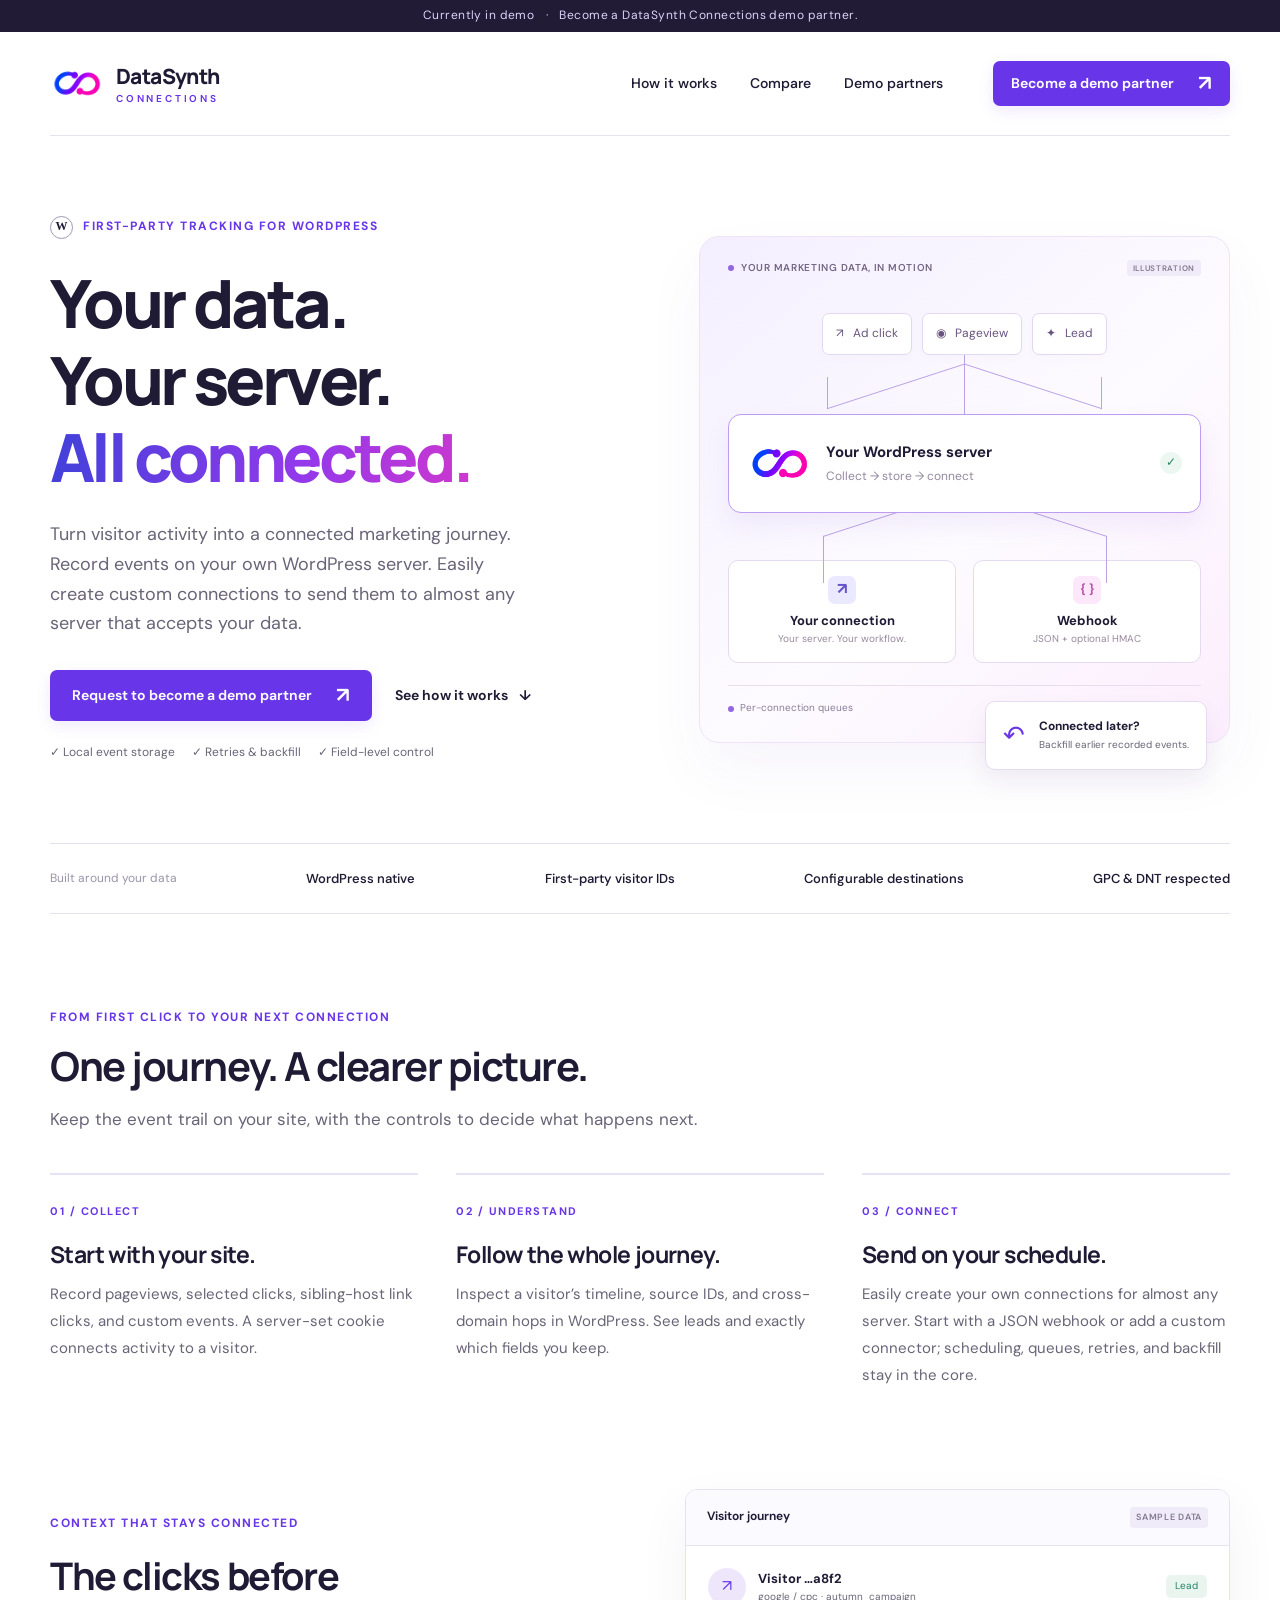
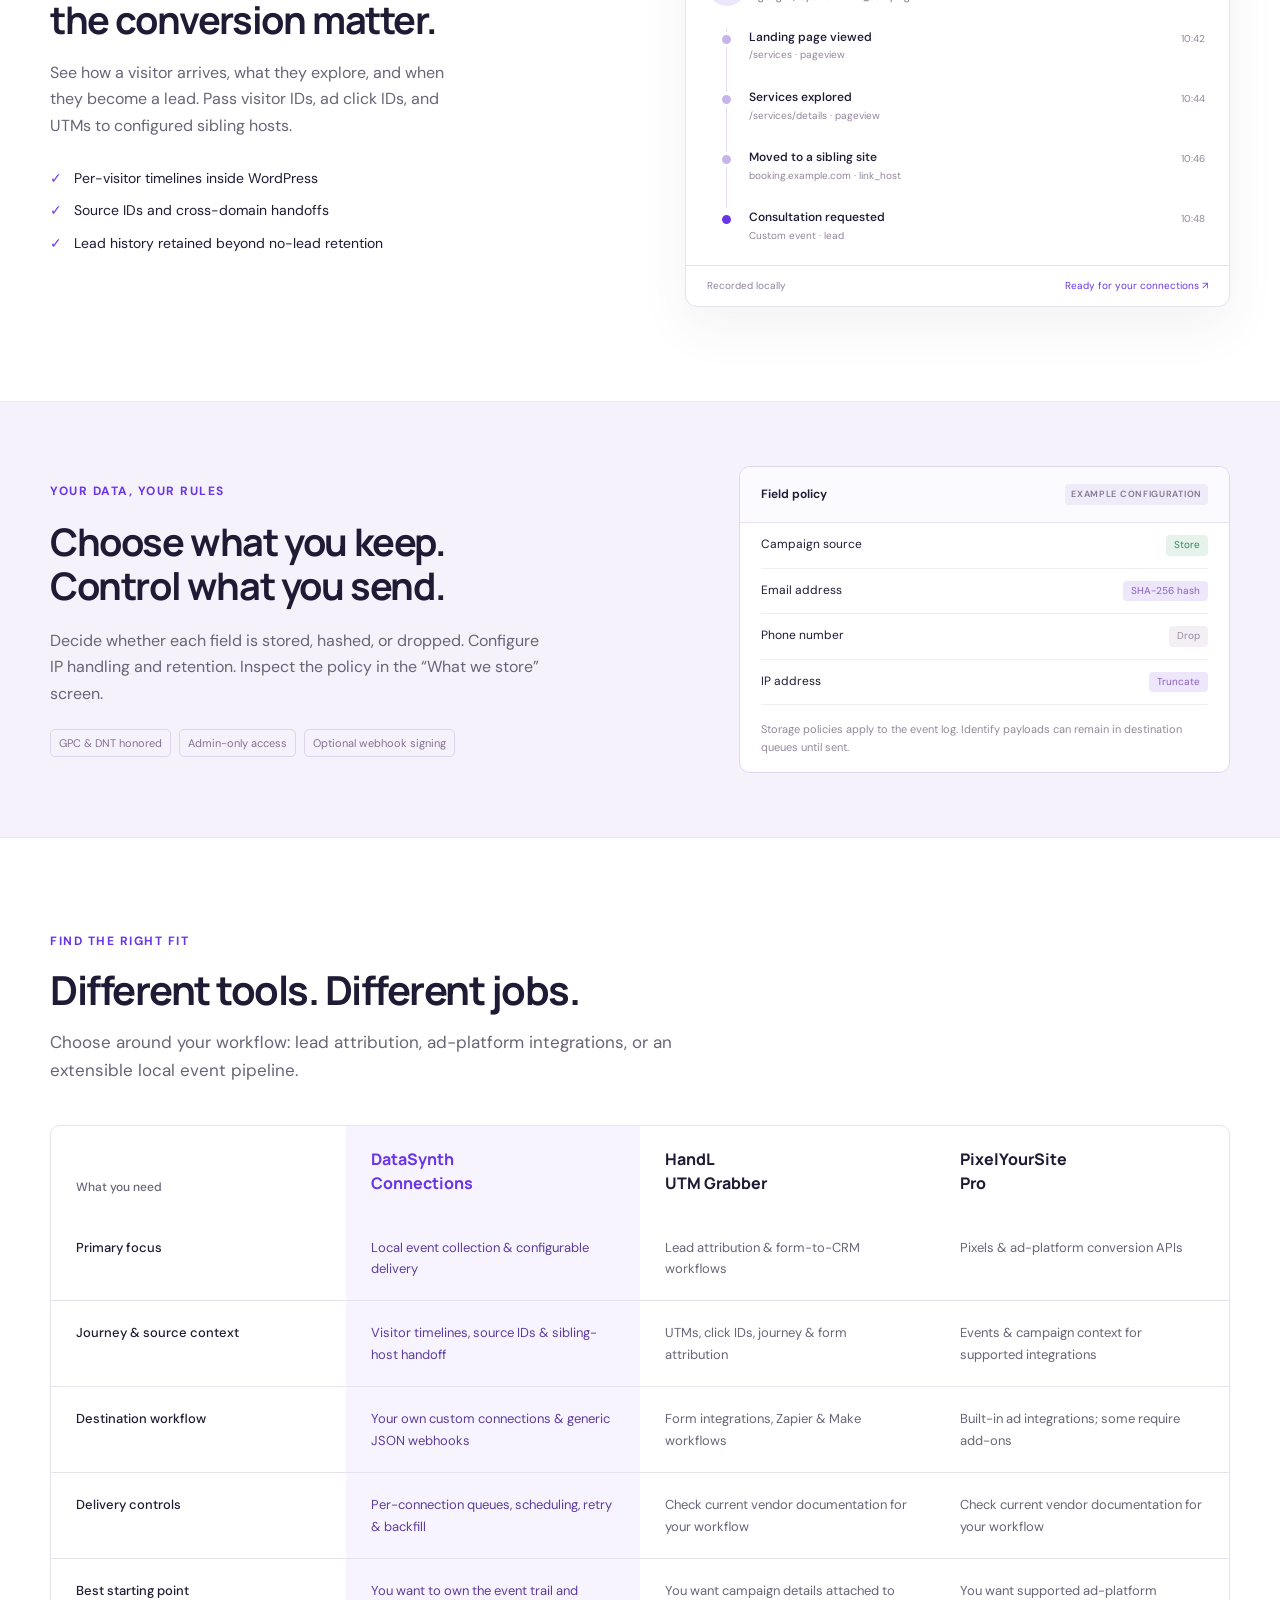
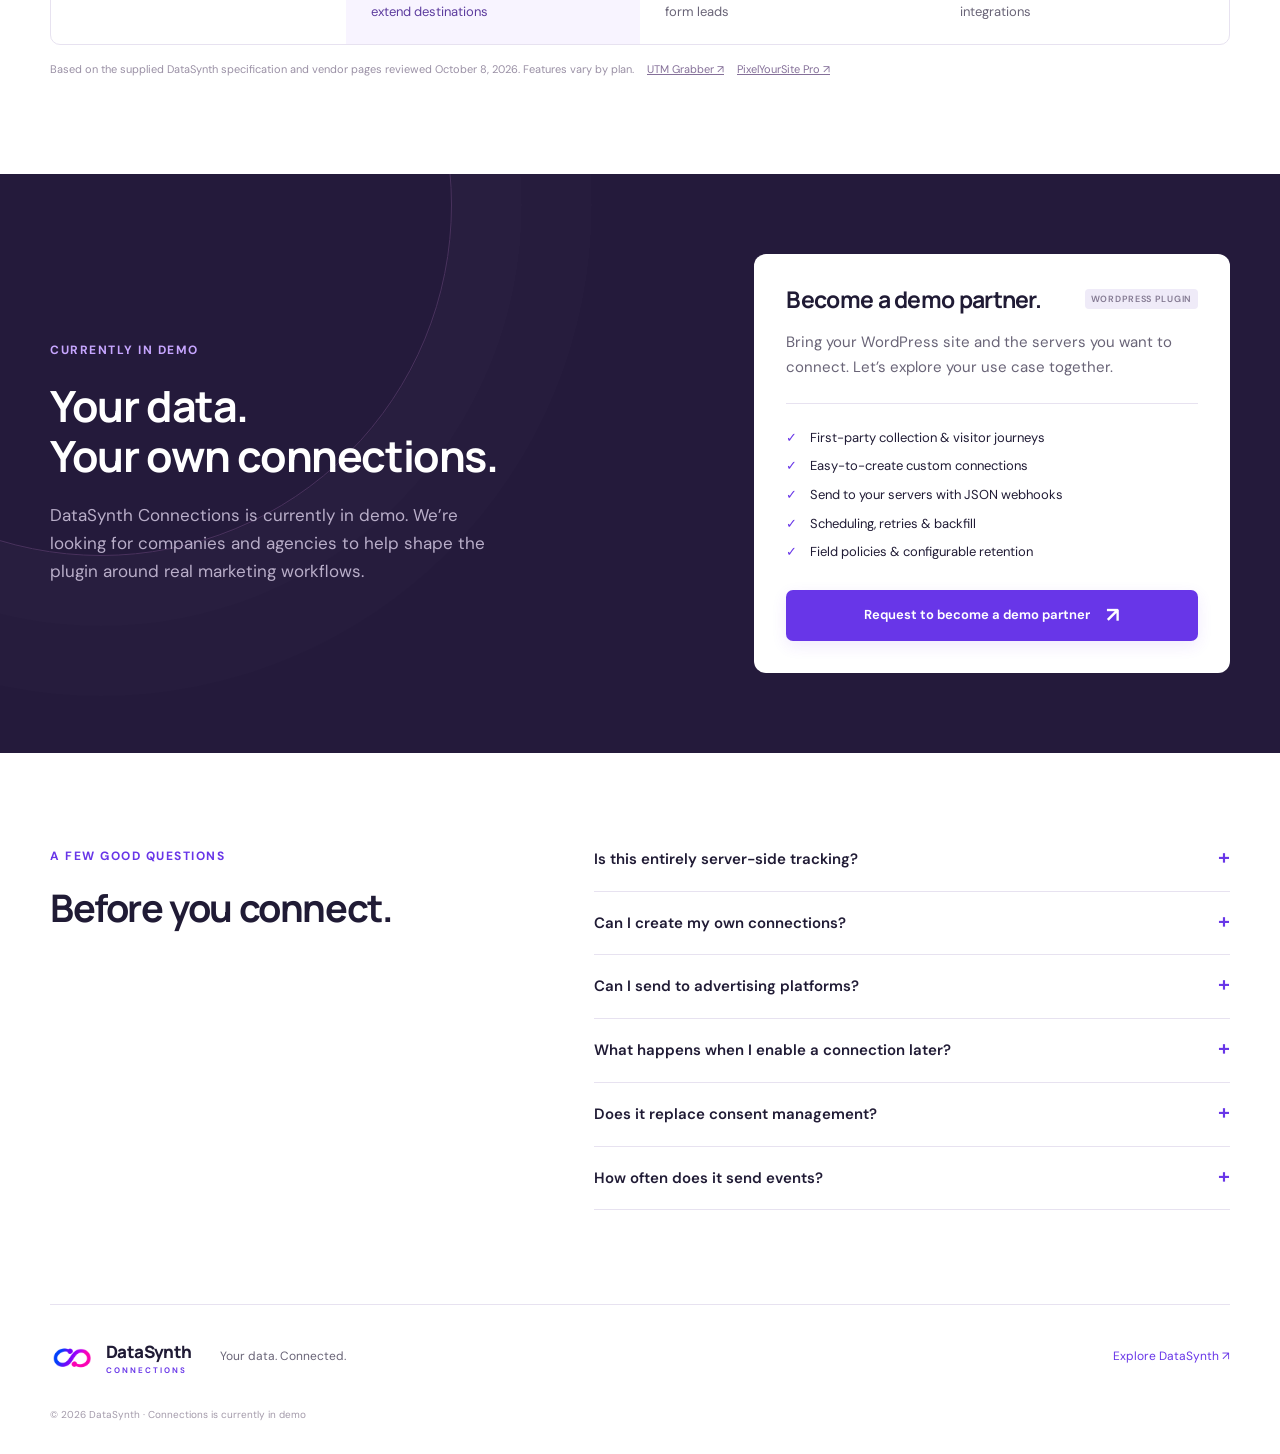
<file: tools/WP-Datasynth-Connections/index.html>
<!doctype html>
<html lang="en">
<head>
<meta charset="utf-8"><meta name="viewport" content="width=device-width,initial-scale=1">
<title>DataSynth Connections — Your data. Connected.</title>
<meta name="description" content="Collect first-party visitor events on your WordPress server. Explore journeys and create custom connections to send events to almost any server, with retries and backfill.">
<link rel="icon" href="data:image/svg+xml,%3Csvg xmlns='http://www.w3.org/2000/svg' viewBox='0 0 64 64'%3E%3Crect width='64' height='64' rx='16' fill='%236c35ee'/%3E%3Cpath d='M38 20H26a12 12 0 000 24h12M26 20h12a12 12 0 010 24H26' fill='none' stroke='white' stroke-width='6'/%3E%3C/svg%3E">
<link rel="stylesheet" href="style.css">
</head>
<body>
<div class="concept-banner">Currently in demo <span>·</span> Become a DataSynth Connections demo partner.</div>
<header class="wrap"><a class="brand" href="#" aria-label="DataSynth Connections home"><img src="assets/connections-mark.png" alt="" width="54" height="54"><span>DataSynth<small>CONNECTIONS</small></span></a><nav aria-label="Main navigation"><a href="#how-it-works">How it works</a><a href="#compare">Compare</a><a href="#demo">Demo partners</a></nav><a class="button small" href="#demo">Become a demo partner <span>↗</span></a></header>
<main>
<section class="hero wrap">
<div class="hero-copy"><div class="eyebrow"><span class="wp">W</span> FIRST-PARTY TRACKING FOR WORDPRESS</div><h1>Your data.<br>Your server.<br><span>All connected.</span></h1><p class="intro">Turn visitor activity into a connected marketing journey. Record events on your own WordPress server. Easily create custom connections to send them to almost any server that accepts your data.</p><div class="actions"><a class="button" href="#demo">Request to become a demo partner <span>↗</span></a><a class="text-link" href="#how-it-works">See how it works <span>↓</span></a></div><div class="hero-notes"><span>✓ Local event storage</span><span>✓ Retries & backfill</span><span>✓ Field-level control</span></div></div>
<div class="hero-visual" aria-label="Illustration of events flowing from WordPress to your custom connection and a webhook"><div class="visual-top"><span class="dot"></span> YOUR MARKETING DATA, IN MOTION <span class="tag">ILLUSTRATION</span></div><div class="source-pills"><span>↗ &nbsp; Ad click</span><span>◉ &nbsp; Pageview</span><span>✦ &nbsp; Lead</span></div><div class="flow-lines upper"><i></i><i></i><i></i></div><div class="server-node"><img src="assets/connections-mark.png" alt="" width="65" height="65"><div><strong>Your WordPress server</strong><span>Collect → store → connect</span></div><span class="node-check">✓</span></div><div class="flow-lines lower"><i></i><i></i></div><div class="destination-row"><div><span class="dest-icon">↗</span><strong>Your connection</strong><small>Your server. Your workflow.</small></div><div><span class="dest-icon pink">{ }</span><strong>Webhook</strong><small>JSON + optional HMAC</small></div></div><div class="queue-strip"><span class="dot"></span> Per-connection queues <span>Scheduled delivery ↗</span></div><div class="floating-note"><span>↶</span><div><strong>Connected later?</strong><small>Backfill earlier recorded events.</small></div></div></div>
</section>
<div class="principles wrap"><span>Built around your data</span><strong>WordPress native</strong><strong>First-party visitor IDs</strong><strong>Configurable destinations</strong><strong>GPC & DNT respected</strong></div>
<section id="how-it-works" class="section wrap"><div class="section-heading"><div class="eyebrow">FROM FIRST CLICK TO YOUR NEXT CONNECTION</div><h2>One journey. A clearer picture.</h2><p>Keep the event trail on your site, with the controls to decide what happens next.</p></div><div class="steps"><article><span class="step">01 / COLLECT</span><h3>Start with your site.</h3><p>Record pageviews, selected clicks, sibling-host link clicks, and custom events. A server-set cookie connects activity to a visitor.</p></article><article><span class="step">02 / UNDERSTAND</span><h3>Follow the whole journey.</h3><p>Inspect a visitor’s timeline, source IDs, and cross-domain hops in WordPress. See leads and exactly which fields you keep.</p></article><article><span class="step">03 / CONNECT</span><h3>Send on your schedule.</h3><p>Easily create your own connections for almost any server. Start with a JSON webhook or add a custom connector; scheduling, queues, retries, and backfill stay in the core.</p></article></div>
<div class="journey-layout"><div class="journey-copy"><span class="eyebrow">CONTEXT THAT STAYS CONNECTED</span><h2>The clicks before<br>the conversion matter.</h2><p>See how a visitor arrives, what they explore, and when they become a lead. Pass visitor IDs, ad click IDs, and UTMs to configured sibling hosts.</p><ul class="check-list"><li>Per-visitor timelines inside WordPress</li><li>Source IDs and cross-domain handoffs</li><li>Lead history retained beyond no-lead retention</li></ul></div><div class="journey-card"><div class="mock-head"><span>Visitor journey</span><span class="tag">SAMPLE DATA</span></div><div class="visitor"><span class="avatar">↗</span><div><strong>Visitor …a8f2</strong><small>google / cpc · autumn_campaign</small></div><span class="lead-tag">Lead</span></div><ol class="timeline"><li><div><strong>Landing page viewed</strong><span>/services · pageview</span></div><time>10:42</time></li><li><div><strong>Services explored</strong><span>/services/details · pageview</span></div><time>10:44</time></li><li><div><strong>Moved to a sibling site</strong><span>booking.example.com · link_host</span></div><time>10:46</time></li><li class="conversion"><div><strong>Consultation requested</strong><span>Custom event · lead</span></div><time>10:48</time></li></ol><div class="mock-foot">Recorded locally <span>Ready for your connections ↗</span></div></div></div></section>
<section class="control-section"><div class="wrap control-layout"><div><div class="eyebrow">YOUR DATA, YOUR RULES</div><h2>Choose what you keep.<br>Control what you send.</h2><p>Decide whether each field is stored, hashed, or dropped. Configure IP handling and retention. Inspect the policy in the “What we store” screen.</p><div class="control-notes"><span>GPC & DNT honored</span><span>Admin-only access</span><span>Optional webhook signing</span></div></div><div class="policy-card"><div class="mock-head">Field policy <span class="tag">EXAMPLE CONFIGURATION</span></div><div><span>Campaign source</span><span class="policy store">Store</span></div><div><span>Email address</span><span class="policy hash">SHA-256 hash</span></div><div><span>Phone number</span><span class="policy drop">Drop</span></div><div><span>IP address</span><span class="policy hash">Truncate</span></div><small>Storage policies apply to the event log. Identify payloads can remain in destination queues until sent.</small></div></div></section>
<section id="compare" class="section wrap"><div class="section-heading"><div class="eyebrow">FIND THE RIGHT FIT</div><h2>Different tools. Different jobs.</h2><p>Choose around your workflow: lead attribution, ad-platform integrations, or an extensible local event pipeline.</p></div><div class="table-scroll" tabindex="0" aria-label="Product comparison, scroll horizontally on small screens"><table><thead><tr><th scope="col">What you need</th><th scope="col" class="highlight">DataSynth<br>Connections</th><th scope="col">HandL<br>UTM Grabber</th><th scope="col">PixelYourSite<br>Pro</th></tr></thead><tbody><tr><th scope="row">Primary focus</th><td class="highlight">Local event collection & configurable delivery</td><td>Lead attribution & form-to-CRM workflows</td><td>Pixels & ad-platform conversion APIs</td></tr><tr><th scope="row">Journey & source context</th><td class="highlight">Visitor timelines, source IDs & sibling-host handoff</td><td>UTMs, click IDs, journey & form attribution</td><td>Events & campaign context for supported integrations</td></tr><tr><th scope="row">Destination workflow</th><td class="highlight">Your own custom connections & generic JSON webhooks</td><td>Form integrations, Zapier & Make workflows</td><td>Built-in ad integrations; some require add-ons</td></tr><tr><th scope="row">Delivery controls</th><td class="highlight">Per-connection queues, scheduling, retry & backfill</td><td>Check current vendor documentation for your workflow</td><td>Check current vendor documentation for your workflow</td></tr><tr><th scope="row">Best starting point</th><td class="highlight">You want to own the event trail and extend destinations</td><td>You want campaign details attached to form leads</td><td>You want supported ad-platform integrations</td></tr></tbody></table></div><p class="source-note">Based on the supplied DataSynth specification and vendor pages reviewed October 8, 2026. Features vary by plan. <a href="https://utmgrabber.com/" target="_blank" rel="noopener">UTM Grabber ↗</a> <a href="https://www.pixelyoursite.com/plugins/pixelyoursite-professional" target="_blank" rel="noopener">PixelYourSite Pro ↗</a></p></section>
<section id="demo" class="demo-section"><div class="wrap demo-layout"><div><div class="eyebrow">CURRENTLY IN DEMO</div><h2>Your data.<br>Your own connections.</h2><p>DataSynth Connections is currently in demo. We’re looking for companies and agencies to help shape the plugin around real marketing workflows.</p></div><article class="demo-card"><div class="demo-top"><h3>Become a demo partner.</h3><span class="tag">WORDPRESS PLUGIN</span></div><p>Bring your WordPress site and the servers you want to connect. Let’s explore your use case together.</p><ul class="check-list"><li>First-party collection & visitor journeys</li><li>Easy-to-create custom connections</li><li>Send to your servers with JSON webhooks</li><li>Scheduling, retries & backfill</li><li>Field policies & configurable retention</li></ul><a class="button full demo-request" href="mailto:team@datasynth.solutions?subject=DataSynth%20Connections%20demo%20partner%20request&amp;body=I%27m%20interested%20in%20becoming%20a%20DataSynth%20Connections%20demo%20partner.%0A%0ACompany%3A%0AWordPress%20site%3A%0AServers%20or%20tools%20I%20want%20to%20connect%3A%0AMy%20use%20case%3A">Request to become a demo partner <span>↗</span></a></article></div></section>
<section class="faq section wrap"><div><div class="eyebrow">A FEW GOOD QUESTIONS</div><h2>Before you connect.</h2></div><div><details><summary>Is this entirely server-side tracking?</summary><p>The browser script collects visitor interactions and posts them to your WordPress server. Storage and onward delivery happen on your server. Events that never reach the collector cannot be recovered.</p></details><details><summary>Can I create my own connections?</summary><p>Yes. Start with the generic JSON webhook to send data to almost any server that accepts JSON POST requests. For a custom API or payload format, a developer can add a connector through dsc_register_connectors without changing the core. The plugin handles scheduling, queues, retries, and backfill for your connections.</p></details><details><summary>Can I send to advertising platforms?</summary><p>Use a custom connector or your own webhook infrastructure to meet the destination’s authentication and event-format requirements. Each platform’s API requirements still apply.</p></details><details><summary>What happens when I enable a connection later?</summary><p>Backfill lets you send earlier recorded events to a newly enabled connection, subject to the data still being available under your retention settings.</p></details><details><summary>Does it replace consent management?</summary><p>It honors Global Privacy Control and Do Not Track in both the browser and server. Consent-banner integration is not specified; review how collection fits your site’s consent setup before launch.</p></details><details><summary>How often does it send events?</summary><p>WP-Cron checks due connections every minute. Each connection has its own delivery interval, defaulting to 60 seconds. Actual timing depends on your WordPress scheduling setup; WP-CLI can also drive processing.</p></details></div></section>
</main>
<footer class="wrap"><a class="brand" href="#"><img src="assets/connections-mark.png" alt="" width="44" height="44"><span>DataSynth<small>CONNECTIONS</small></span></a><p>Your data. Connected.</p><a href="https://seo.datasynth.solutions/" target="_blank" rel="noopener">Explore DataSynth ↗</a><small>© 2026 DataSynth · Connections is currently in demo</small></footer>


</body></html>
</file>
<file: tools/WP-Datasynth-Connections/style.css>
@import url('https://fonts.googleapis.com/css2?family=DM+Sans:wght@400;450;500;550;600;650;700&family=Manrope:wght@400;500;600;650;700;750;800&display=swap');
:root{--ink:#201b35;--muted:#696477;--violet:#6836e8;--pink:#e52bd1;--line:#e7e2f0;--paper:#fbfaff;--green:#25836a;--heading:'Manrope',sans-serif;--body:'DM Sans',sans-serif}*{box-sizing:border-box}html{scroll-behavior:smooth;scroll-padding-top:30px}body{margin:0;color:var(--ink);font:16px/1.65 var(--body);background:#fff}a{color:inherit;text-decoration:none}button{font:inherit;cursor:pointer}a,button,summary{touch-action:manipulation}a:focus-visible,button:focus-visible,summary:focus-visible,div[tabindex]:focus-visible{outline:3px solid #b674ff;outline-offset:5px}button,a{ -webkit-tap-highlight-color:transparent }.wrap{width:min(1180px,calc(100% - 80px));margin-inline:auto}.concept-banner{text-align:center;font-size:12px;background:#211b35;color:#ddd3f9;padding:6px 14px;letter-spacing:.035em}.concept-banner span{padding:0 8px}header{display:flex;align-items:center;justify-content:space-between;min-height:104px;gap:28px;border-bottom:1px solid var(--line)}.brand{display:flex;gap:12px;align-items:center;line-height:1.1}.brand img{object-fit:contain}.brand>span{font:800 21px var(--heading);letter-spacing:-.6px}.brand small{display:block;font:650 10px var(--body);letter-spacing:2.8px;color:var(--violet);margin-top:2px}nav{display:flex;gap:33px;margin-left:auto;margin-right:22px;font-size:14px;font-weight:550}nav a:hover,.text-link:hover{color:var(--violet)}.button{border:0;background:var(--violet);color:white;display:inline-flex;align-items:center;justify-content:center;gap:24px;padding:15px 22px;border-radius:7px;font-size:14px;font-weight:650;line-height:1.4;box-shadow:0 5px 15px #6b35e81a;transition:background .2s,transform .2s}.button:hover{background:#5024c0;transform:translateY(-2px)}.button span{font-size:21px;line-height:1}.button.small{padding:12px 18px}.hero{display:grid;grid-template-columns:1.1fr 1fr;gap:65px;align-items:center;padding-top:80px;padding-bottom:80px}.eyebrow{font-size:12px;letter-spacing:1.5px;font-weight:700;color:var(--violet);display:flex;align-items:center;gap:10px}.wp{border:1.5px solid #a197b7;border-radius:50%;width:23px;height:23px;display:inline-grid;place-items:center;color:var(--ink);font-family:Georgia,serif;letter-spacing:0}h1,h2,h3,p{margin:0}h1,h2,h3{font-family:var(--heading);line-height:1.16}h1{font-size:clamp(48px,5.2vw,70px);letter-spacing:-3.6px;font-weight:800;margin:25px 0}h1>span{background:linear-gradient(100deg,#4041d9,#9339eb 60%,#cf37cd);color:transparent;background-clip:text}p{color:var(--muted)}.intro{font-size:18px;line-height:1.65;max-width:485px}.actions{display:flex;align-items:center;gap:23px;margin-top:31px}.text-link{font-size:14px;font-weight:650;white-space:nowrap}.text-link span{margin-left:8px}.hero-notes{display:flex;gap:17px;flex-wrap:wrap;font-size:12px;color:var(--muted);margin-top:22px}.hero-visual{position:relative;background:linear-gradient(140deg,#f4efff,#fdfbff 55%,#fceefd);border:1px solid #eee3f9;border-radius:20px;padding:23px 28px 25px;box-shadow:0 28px 60px #5f3ca40d;min-width:0}.visual-top{display:flex;gap:7px;align-items:center;font:600 10px var(--body);letter-spacing:.7px;color:#746684}.dot{width:6px;height:6px;background:#9167e4;border-radius:50%;display:inline-block;flex-shrink:0}.tag{font-size:9px;font-weight:600;letter-spacing:.7px;background:#efebf8;color:#837991;border-radius:4px;padding:3px 6px;white-space:nowrap}.visual-top .tag{margin-left:auto;font-size:8px}.source-pills{display:flex;gap:10px;justify-content:center;margin-top:37px;position:relative;z-index:1}.source-pills span{border:1px solid #e2d8f2;background:#fff;border-radius:7px;font-size:12px;padding:10px 13px;box-shadow:0 4px 10px #79529405;color:#69547e}.flow-lines{display:flex;justify-content:center;position:relative;height:59px;margin:0 auto}.flow-lines i{width:29%;border-bottom:1.5px solid #baa2e4;border-right:1.5px solid #baa2e4;transform:skewY(18deg);height:32px}.flow-lines i:first-child{border-right:0;border-left:1.5px solid #baa2e4;transform:skewY(-18deg)}.flow-lines i:nth-child(2){width:0;transform:none;height:59px;border-bottom:0}.flow-lines i:last-child{border-left:0}.server-node{display:flex;align-items:center;background:white;border:1px solid #bd9cf2;padding:16px 18px;border-radius:13px;gap:14px;box-shadow:0 12px 24px #723cca14;position:relative;z-index:1}.server-node img{object-fit:contain}.server-node strong{display:block;font-size:15px}.server-node div>span{display:block;color:#93899f;font-size:12px;margin-top:2px}.node-check{background:#edf7f1;color:var(--green);border-radius:50%;width:22px;height:22px;display:grid;place-items:center;font-size:12px;margin-left:auto}.lower{height:47px}.lower i{width:30%;border-top:1.5px solid #baa2e4;border-bottom:0;height:47px;transform:skewY(-18deg)}.lower i:nth-child(2){width:30%;height:47px;transform:skewY(18deg);border-right:1.5px solid #baa2e4;border-left:0}.destination-row{display:flex;gap:17px}.destination-row>div{background:white;border:1px solid #e5dbee;border-radius:10px;flex:1;text-align:center;padding:15px 10px}.dest-icon{display:grid;place-items:center;margin:0 auto 6px;background:#eae9ff;color:#6552cd;border-radius:7px;width:28px;height:28px;font-weight:800}.dest-icon.pink{background:#fce8fa;color:#b852aa;font-size:12px}.destination-row strong{display:block;font-size:13px}.destination-row small{display:block;color:#99899f;font-size:10px}.queue-strip{display:flex;align-items:center;gap:6px;border-top:1px solid #e8def0;font-size:10px;color:#8b7c99;margin-top:22px;padding-top:14px}.queue-strip>span:last-child{margin-left:auto}.floating-note{position:absolute;bottom:-28px;right:22px;display:flex;align-items:center;gap:14px;background:#fff;padding:12px 17px;border:1px solid #e6dcf0;box-shadow:0 12px 24px #3d206c10;border-radius:10px}.floating-note>span{font-size:26px;color:var(--violet)}.floating-note strong{display:block;font-size:12px}.floating-note small{display:block;color:var(--muted);font-size:10px}.principles{border-top:1px solid var(--line);border-bottom:1px solid var(--line);display:flex;justify-content:space-between;gap:20px;padding:24px 0;align-items:center}.principles>span{color:#9b94a9;font-size:12px}.principles strong{font-size:13px;font-weight:550}.section{padding-top:94px;padding-bottom:94px}.section-heading{max-width:700px;margin-bottom:40px}.section-heading h2{margin:15px 0;font-size:40px;letter-spacing:-1.5px}.section-heading p{font-size:17px}h2{font-size:38px;letter-spacing:-1.4px}.steps{display:grid;grid-template-columns:repeat(3,1fr);gap:38px}.steps article{border-top:2px solid #e9e1f7;padding-top:22px}.step{font-size:11px;color:var(--violet);font-weight:700;letter-spacing:1.5px}.steps h3{font-size:23px;letter-spacing:-.6px;margin:18px 0 13px}.steps p{font-size:15px;line-height:1.8}.journey-layout{margin-top:100px;display:grid;grid-template-columns:1fr 1fr;gap:90px;align-items:center}.journey-copy h2{margin:19px 0}.journey-copy p{font-size:16px;max-width:430px}.check-list{padding:0;list-style:none;color:var(--ink);font-size:14px;line-height:2.3;margin:23px 0}.check-list li{padding-left:24px;position:relative}.check-list li:before{content:'✓';color:var(--violet);position:absolute;left:0}.journey-card{background:white;border:1px solid var(--line);border-radius:12px;box-shadow:0 20px 50px #423a6310;overflow:hidden}.mock-head{font-size:12px;font-weight:650;display:flex;justify-content:space-between;align-items:center;padding:17px 21px;background:#fbfaff;border-bottom:1px solid var(--line)}.visitor{display:flex;align-items:center;gap:12px;padding:22px}.avatar{background:#eee7fc;color:var(--violet);width:38px;height:38px;display:grid;place-items:center;border-radius:50%}.visitor strong{font-size:13px;display:block}.visitor small{font-size:10px;color:var(--muted);display:block}.lead-tag{font-size:10px;margin-left:auto;background:#e9f5ee;color:var(--green);border-radius:5px;padding:3px 9px}.timeline{list-style:none;margin:0 24px 20px 40px;padding:0}.timeline li{border-left:1px solid #e5dbf2;position:relative;display:flex;justify-content:space-between;gap:10px;padding:0 0 24px 22px}.timeline li:before{content:'';width:9px;height:9px;background:#c8b4ec;border:3px solid white;box-sizing:content-box;position:absolute;left:-8px;top:4px;border-radius:50%}.timeline li.conversion:before{background:var(--violet)}.timeline li:last-child{border-color:transparent;padding-bottom:0}.timeline strong{display:block;font-size:12px;font-weight:550}.timeline div span{font-size:10px;color:#93869c;display:block}.timeline time{font-size:10px;color:#93869c;padding-top:3px}.mock-foot{border-top:1px solid var(--line);padding:12px 21px;font-size:10px;color:#8e839c;display:flex;justify-content:space-between}.mock-foot span{color:var(--violet)}.control-section{background:#f5f2fb;border-top:1px solid #ede6f8;border-bottom:1px solid #ede6f8;padding:64px 0}.control-layout{display:grid;grid-template-columns:1.2fr 1fr;gap:100px;align-items:center}.control-layout h2{margin:17px 0 21px}.control-layout p{max-width:495px;font-size:16px}.control-notes{display:flex;gap:8px;margin-top:22px;flex-wrap:wrap}.control-notes span{font-size:11px;border:1px solid #ded5ed;padding:4px 8px;border-radius:5px;color:#847194}.policy-card{background:#fff;border:1px solid #e2d7f0;border-radius:11px;overflow:hidden}.policy-card>div:not(.mock-head){display:flex;justify-content:space-between;align-items:center;margin:0 21px;padding:12px 0;border-bottom:1px solid #f1edf5;font-size:12px}.policy{border-radius:4px;font-size:10px;padding:2px 8px}.policy.store{background:#e6f3eb;color:#358363}.policy.hash{background:#eee7fc;color:#865ec0}.policy.drop{background:#f3eff5;color:#9a8ba3}.policy-card>small{display:block;font-size:11px;line-height:1.6;color:#94879b;padding:16px 21px}.table-scroll{overflow:auto;border:1px solid var(--line);border-radius:10px}table{width:100%;border-collapse:collapse;text-align:left;font-size:13px;line-height:1.65;min-width:760px}th,td{padding:21px 25px;vertical-align:top;border-bottom:1px solid var(--line);width:25%}thead th{font-size:16px;font-family:var(--heading);line-height:1.5;font-weight:750}thead th:first-child{font:500 12px var(--body);vertical-align:bottom;color:var(--muted)}tbody th{font-weight:500;font-size:13px}td{color:var(--muted)}.highlight{background:#f8f4ff;color:#5d3c9e}thead .highlight{color:var(--violet)}tr:last-child>*{border-bottom:0}.source-note{font-size:11px;line-height:1.8;margin-top:15px;color:#9a90a5}.source-note a{color:#857099;margin-left:10px;text-decoration:underline}.demo-section{padding:80px 0;background:#241a3b;color:white;position:relative;overflow:hidden}.demo-section:before{content:'';position:absolute;width:700px;height:700px;border:1px solid #49325d;border-radius:50%;left:-250px;top:-320px;box-shadow:0 0 0 70px #ffffff02,0 0 0 140px #ffffff02;pointer-events:none}.demo-layout{display:grid;grid-template-columns:1.25fr 1fr;gap:110px;align-items:center;position:relative}.demo-section .eyebrow{color:#c7a6ff}.demo-section h2{font-size:43px;margin:20px 0}.demo-layout>div>p{max-width:440px;color:#b9aec9}.demo-card{background:white;color:var(--ink);border-radius:12px;padding:32px}.demo-top{display:flex;align-items:center;justify-content:space-between}.demo-top h3{font-size:23px;letter-spacing:-.7px}.price{display:flex;align-items:baseline;gap:8px;margin-top:18px}.demo-card>p{font-size:11px;color:#a197ac}.demo-card .check-list{border-top:1px solid var(--line);padding-top:20px;font-size:13px;line-height:2.2}.full{width:100%}.demo-card>small{display:block;text-align:center;font-size:10px;color:#a197ac;margin-top:12px}.faq{display:grid;grid-template-columns:1fr 1.4fr;gap:90px}.faq h2{margin-top:18px}.faq details{border-bottom:1px solid var(--line);padding:19px 0}.faq details:first-child{padding-top:0}.faq summary{cursor:pointer;font-size:15px;font-weight:600;list-style:none;display:flex;justify-content:space-between;gap:20px}.faq summary::-webkit-details-marker{display:none}.faq summary:after{content:'+';color:var(--violet);font-size:21px;line-height:1}.faq details[open] summary:after{content:'−'}.faq details p{font-size:14px;line-height:1.8;margin-top:13px;padding-right:24px}footer{display:flex;align-items:center;gap:28px;border-top:1px solid var(--line);padding:30px 0;flex-wrap:wrap}footer .brand>span{font-size:17px}footer .brand small{font-size:8px;letter-spacing:2px}footer p{font-size:12px}footer>a:not(.brand){margin-left:auto;font-size:12px;color:var(--violet)}footer>small{width:100%;font-size:10px;color:#a39aaa;margin-top:0}
@media(min-width:1400px){.hero{padding-top:100px;padding-bottom:100px}}@media(max-width:1100px){.wrap{width:calc(100% - 48px)}.hero{gap:35px}h1{font-size:58px}.actions{align-items:flex-start;flex-direction:column;gap:17px}.hero-visual{padding-inline:20px}.source-pills span{font-size:10px;padding:9px}.journey-layout,.control-layout,.demo-layout{gap:45px}.hero-notes{gap:12px}.principles strong{font-size:11px}.visual-top{font-size:8px}.server-node{padding:12px;gap:10px}.server-node strong{font-size:13px}.server-node img{width:48px;height:48px}nav{gap:20px;margin-right:0}}
@media(max-width:760px){.wrap{width:calc(100% - 40px)}header{min-height:90px;gap:12px}header nav{display:none}.brand>span{font-size:18px}.brand img{width:43px;height:43px}.brand small{font-size:8px;letter-spacing:2.5px}header .button.small{font-size:11px;padding:10px 12px;gap:10px}.concept-banner{font-size:10px}.hero{grid-template-columns:1fr;padding-top:48px;padding-bottom:66px;gap:48px}h1{font-size:clamp(48px,11vw,72px);letter-spacing:-2.6px;line-height:1.1}.intro{font-size:17px}.actions{flex-direction:row;align-items:center;flex-wrap:wrap}.actions .button{font-size:13px;gap:16px}.eyebrow{font-size:10px;letter-spacing:1.2px}.hero-visual{max-width:520px;width:100%;margin:auto;padding:22px}.visual-top{font-size:9px}.source-pills span{font-size:11px;padding:10px}.server-node strong{font-size:15px}.server-node img{width:54px;height:54px}.principles{flex-wrap:wrap;justify-content:flex-start;gap:14px 24px;padding:22px 0}.principles>span{width:100%}.principles strong{font-size:12px;width:calc(50% - 12px)}.section{padding:60px 0}.section-heading h2,h2{font-size:31px;letter-spacing:-1px}.section-heading p{font-size:16px}.steps{grid-template-columns:1fr;gap:26px}.steps article{padding-top:16px}.steps h3{margin:12px 0;font-size:22px}.journey-layout{grid-template-columns:1fr;gap:30px;margin-top:60px}.journey-copy h2 br{display:none}.journey-card{max-width:520px;width:100%}.control-layout{grid-template-columns:1fr;gap:30px}.control-section{padding:50px 0}.control-layout h2{font-size:31px}.control-layout h2 br{display:none}.demo-layout{grid-template-columns:1fr;gap:32px}.demo-section{padding:55px 0}.demo-section h2{font-size:37px}.demo-card{padding:25px}.faq{grid-template-columns:1fr;gap:26px}.faq summary{font-size:14px}.source-note a{white-space:nowrap;margin-left:0;margin-right:10px}.source-note{font-size:11px}footer{gap:18px}footer p{display:none}footer>a:not(.brand){font-size:11px}.hero-notes{font-size:11px}.floating-note{right:15px}.demo-top .tag{font-size:8px}th,td{padding:17px 20px}.table-scroll{border-radius:8px}.mock-head .tag{font-size:8px}}
@media(prefers-reduced-motion:reduce){html{scroll-behavior:auto}*{transition:none!important}}

.demo-card>p{font-size:15px;color:var(--muted);margin-top:18px}.demo-card .button{font-size:13px;gap:16px}.demo-layout>div>p{font-size:17px}.demo-top{gap:15px;flex-wrap:wrap}
</file>
